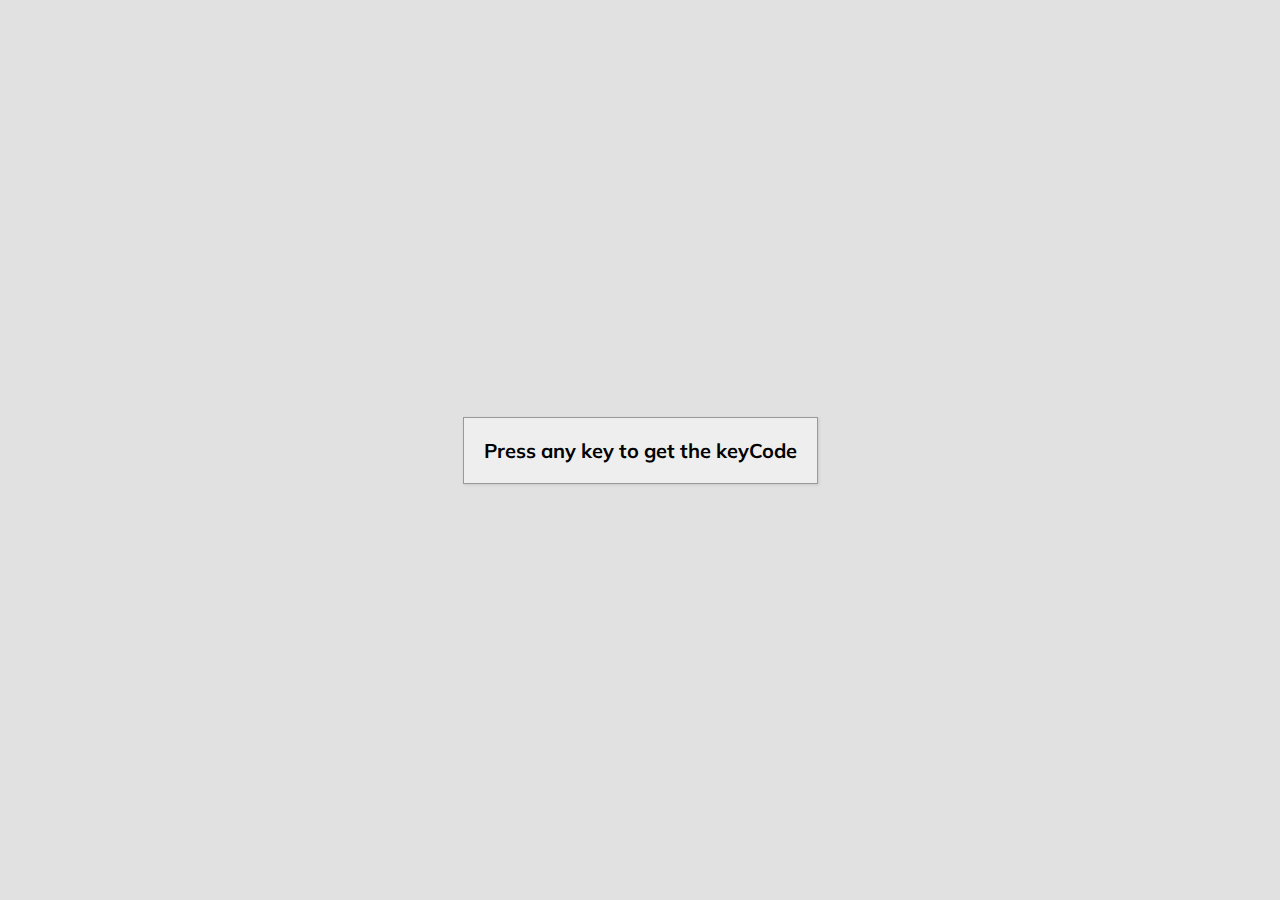
<file: project10/index.html>
<!DOCTYPE html>
<html lang="en">
  <head>
    <meta charset="UTF-8" />
    <meta name="viewport" content="width=device-width, initial-scale=1.0" />
    <link rel="stylesheet" href="style.css" />
    <title>Event KeyCodes</title>
  </head>
  <body>
    <div id="insert">
      <div class="key">
        Press any key to get the keyCode
      </div>
    </div>
    <script src="script.js"></script>
  </body>
</html>
</file>
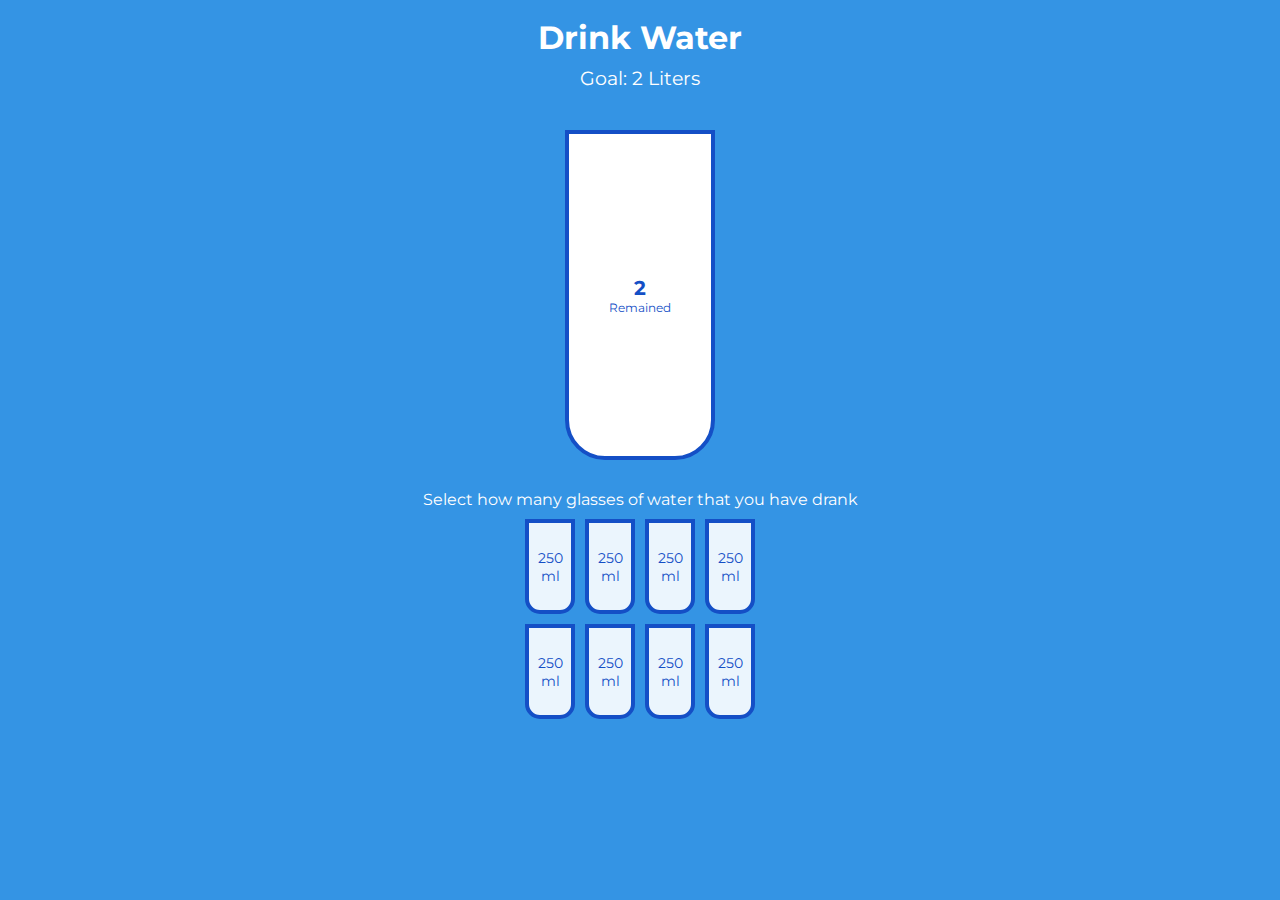
<file: project11/index.html>
<!DOCTYPE html>
<html lang="en">
<head>
    <meta charset="UTF-8">
    <meta http-equiv="X-UA-Compatible" content="IE=edge">
    <meta name="viewport" content="width=device-width, initial-scale=1.0">
    <link rel="stylesheet" href="style.css">
    <title>Drink Water </title>
</head>
<body>
    
    <h1>Drink Water</h1>
    <h3>Goal: 2 Liters</h3>

    <div class="cup">
         <div class="remained" id="remained">
            <span id="liters"></span>
            <small>Remained</small>
        </div>
        
        <div class="percentage" id="percentage"></div>    
    
    </div>

   <p class="text">Select how many glasses of water that you have drank</p>

   <div class="cups">
       <div class="cup cup-small">250 ml</div>
       <div class="cup cup-small">250 ml</div>
       <div class="cup cup-small">250 ml</div>
       <div class="cup cup-small">250 ml</div>
       <div class="cup cup-small">250 ml</div>
       <div class="cup cup-small">250 ml</div>
       <div class="cup cup-small">250 ml</div>
       <div class="cup cup-small">250 ml</div>
   </div>

    <script src="script.js"></script>
</body>
</html>
</file>
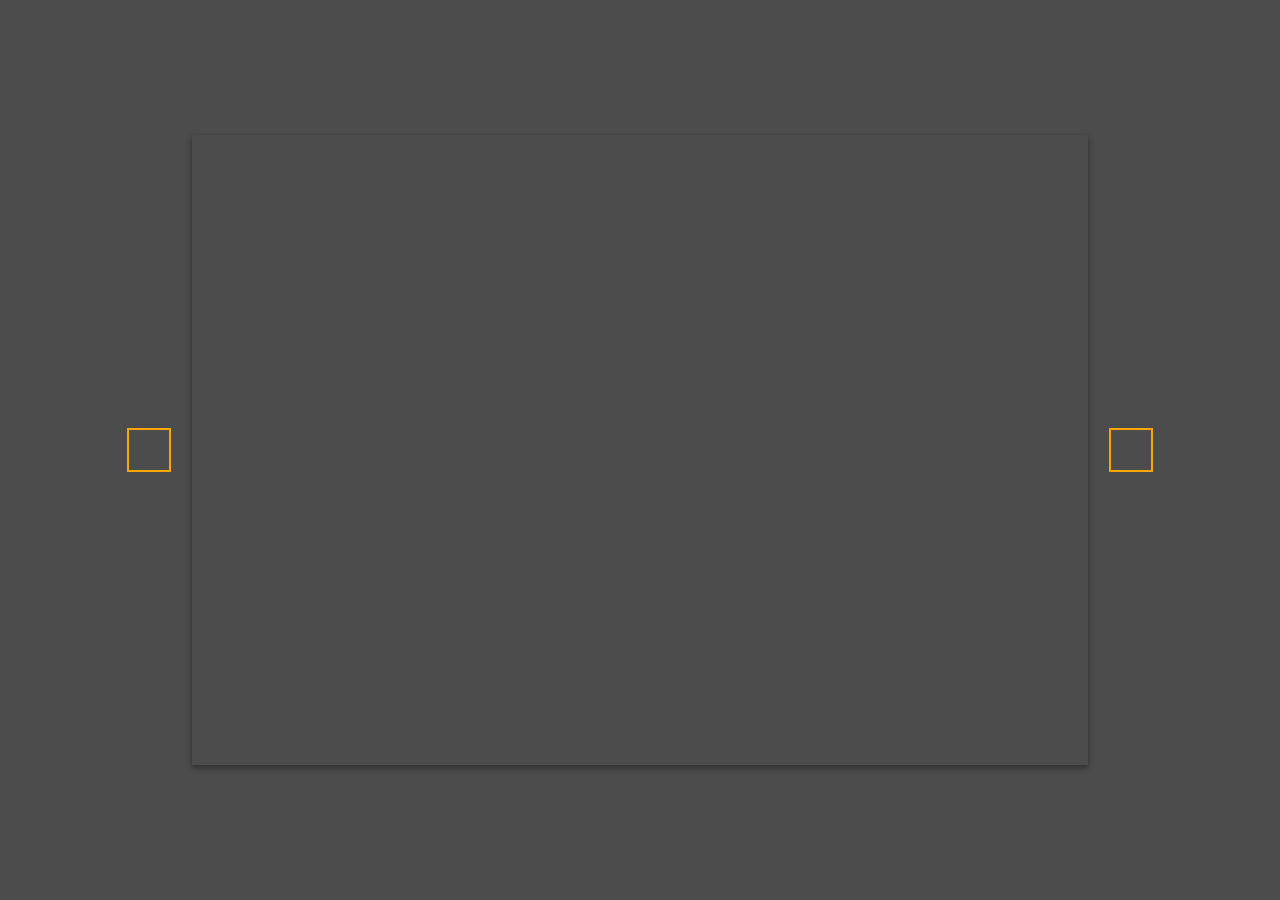
<file: project12/index.html>
<!DOCTYPE html>
<html lang="en">
  <head>
    <meta charset="UTF-8" />
    <meta name="viewport" content="width=device-width, initial-scale=1.0" />
    <link
      rel="stylesheet"
      href="https://cdnjs.cloudflare.com/ajax/libs/font-awesome/5.14.0/css/all.min.css"
      integrity="sha512-1PKOgIY59xJ8Co8+NE6FZ+LOAZKjy+KY8iq0G4B3CyeY6wYHN3yt9PW0XpSriVlkMXe40PTKnXrLnZ9+fkDaog=="
      crossorigin="anonymous"
    />
    <link rel="stylesheet" href="style.css" />
    <title>Background Slider</title>
  </head>
  <body>
    <div class="slider-container">
      <div
        class="slide active"
        style="
          background-image: url('https://images.unsplash.com/photo-1549880338-65ddcdfd017b?ixlib=rb-1.2.1&ixid=eyJhcHBfaWQiOjEyMDd9&auto=format&fit=crop&w=2100&q=80');
              "
      ></div>
      <div
        class="slide"
        style="
          background-image: url('https://images.unsplash.com/photo-1511593358241-7eea1f3c84e5?ixlib=rb-1.2.1&ixid=eyJhcHBfaWQiOjEyMDd9&auto=format&fit=crop&w=1934&q=80');
              "
      ></div>

      <div
        class="slide"
        style="
          background-image: url('https://images.unsplash.com/photo-1495467033336-2effd8753d51?ixlib=rb-1.2.1&ixid=eyJhcHBfaWQiOjEyMDd9&auto=format&fit=crop&w=2100&q=80');
              "
      ></div>

      <div
        class="slide"
        style="
          background-image: url('https://images.unsplash.com/photo-1522735338363-cc7313be0ae0?ixlib=rb-1.2.1&ixid=eyJhcHBfaWQiOjEyMDd9&auto=format&fit=crop&w=2689&q=80');
              "
      ></div>

      <div
        class="slide"
        style="
          background-image: url('https://images.unsplash.com/photo-1559087867-ce4c91325525?ixlib=rb-1.2.1&ixid=eyJhcHBfaWQiOjEyMDd9&auto=format&fit=crop&w=2100&q=80');
              "
      ></div>

      <button class="arrow left-arrow" id="left"><i class="fas fa-arrow-left"></i></button>

      <button class="arrow right-arrow" id="right"><i class="fas fa-arrow-right"></i></button>
    </div>
    
    <script src="script.js"></script>
  </body>
</html>
</file>
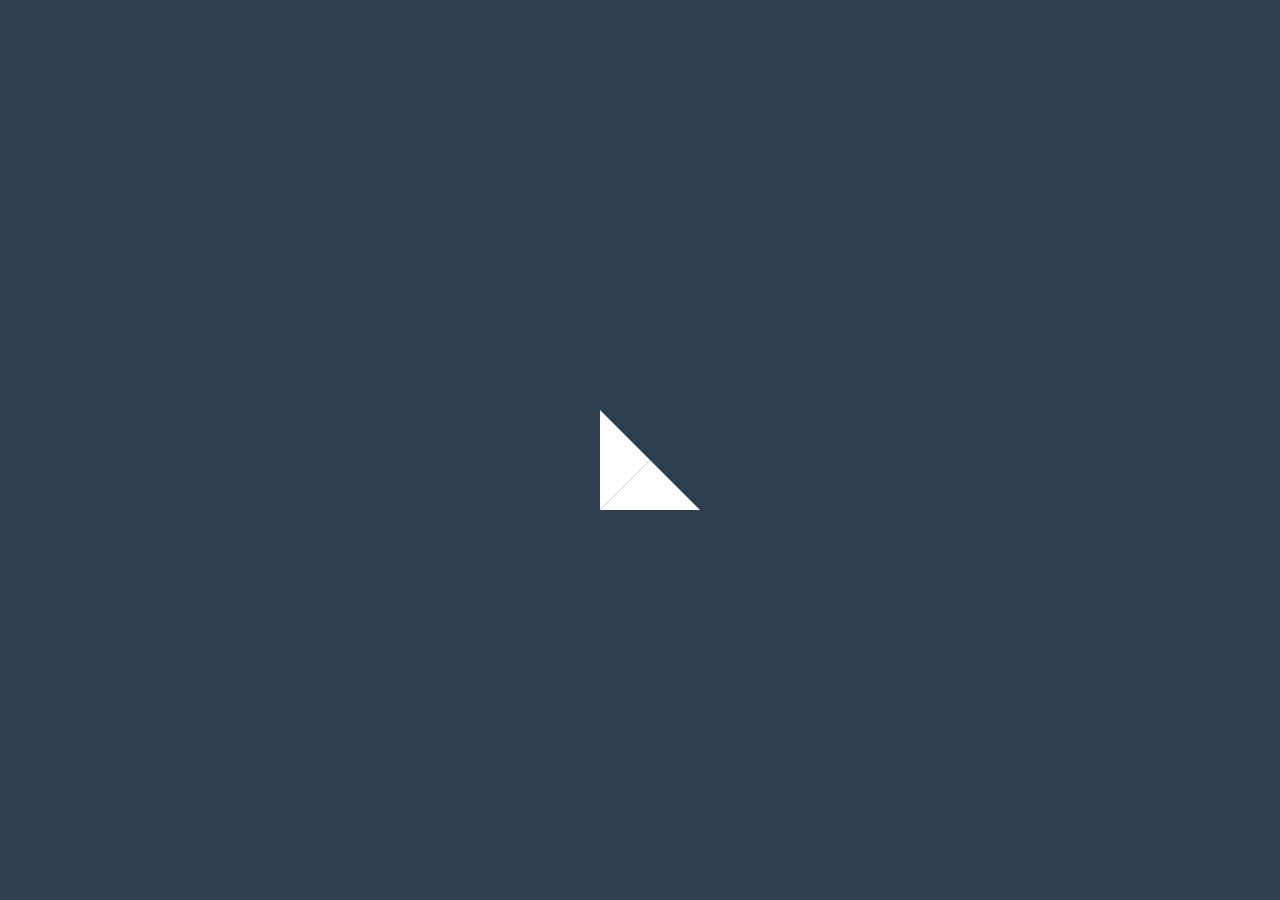
<file: project13/index.html>
<!DOCTYPE html>
<html lang="en">
<head>
    <meta charset="UTF-8">
    <meta http-equiv="X-UA-Compatible" content="IE=edge">
    <meta name="viewport" content="width=device-width, initial-scale=1.0">
    <link rel="stylesheet" href="style.css">
    <title>Kinetic Loader</title>
</head>
<body>
    <div class="kinetic"></div>
</body>
</html>
</file>
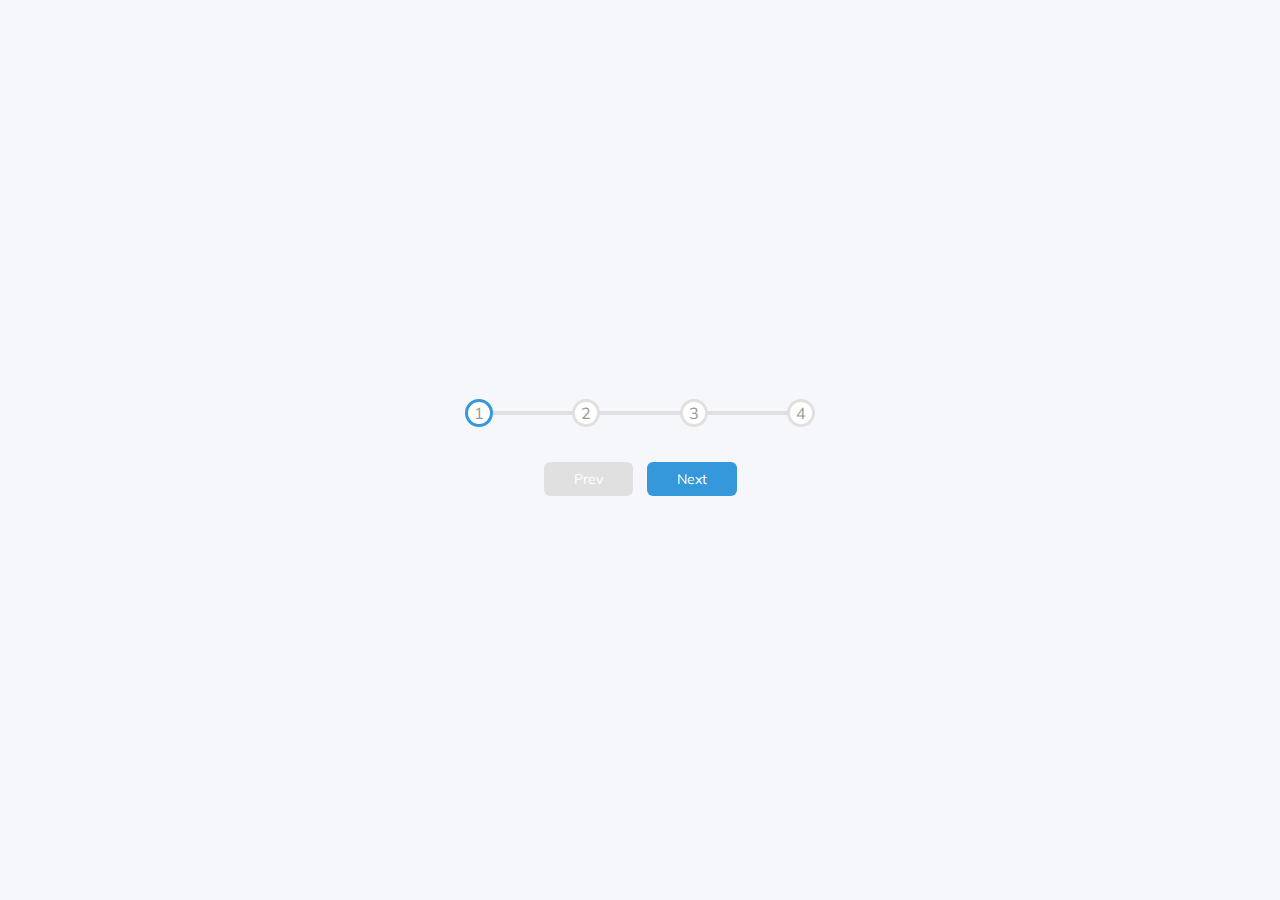
<file: project2/index.html>
<!DOCTYPE html>
<html lang="en">
<head>
    <meta charset="UTF-8">
    <meta http-equiv="X-UA-Compatible" content="IE=edge">
    <meta name="viewport" content="width=device-width, initial-scale=1.0">
    <link rel="stylesheet" href="style.css">
    <title>Progress Steps</title>
</head>
<body>
    <div class="container">
        <div class="progress-container">
            <div class="progress" id="progress"></div>
            <div class="circle active">1</div>
            <div class="circle">2</div>
            <div class="circle">3</div>
            <div class="circle">4</div>
        </div>

        <button class="btn" id="prev" disabled>Prev</button>
        <button class="btn" id="next">Next</button>

    </div>
    <script src="script.js"></script>
</body>
</html>
</file>
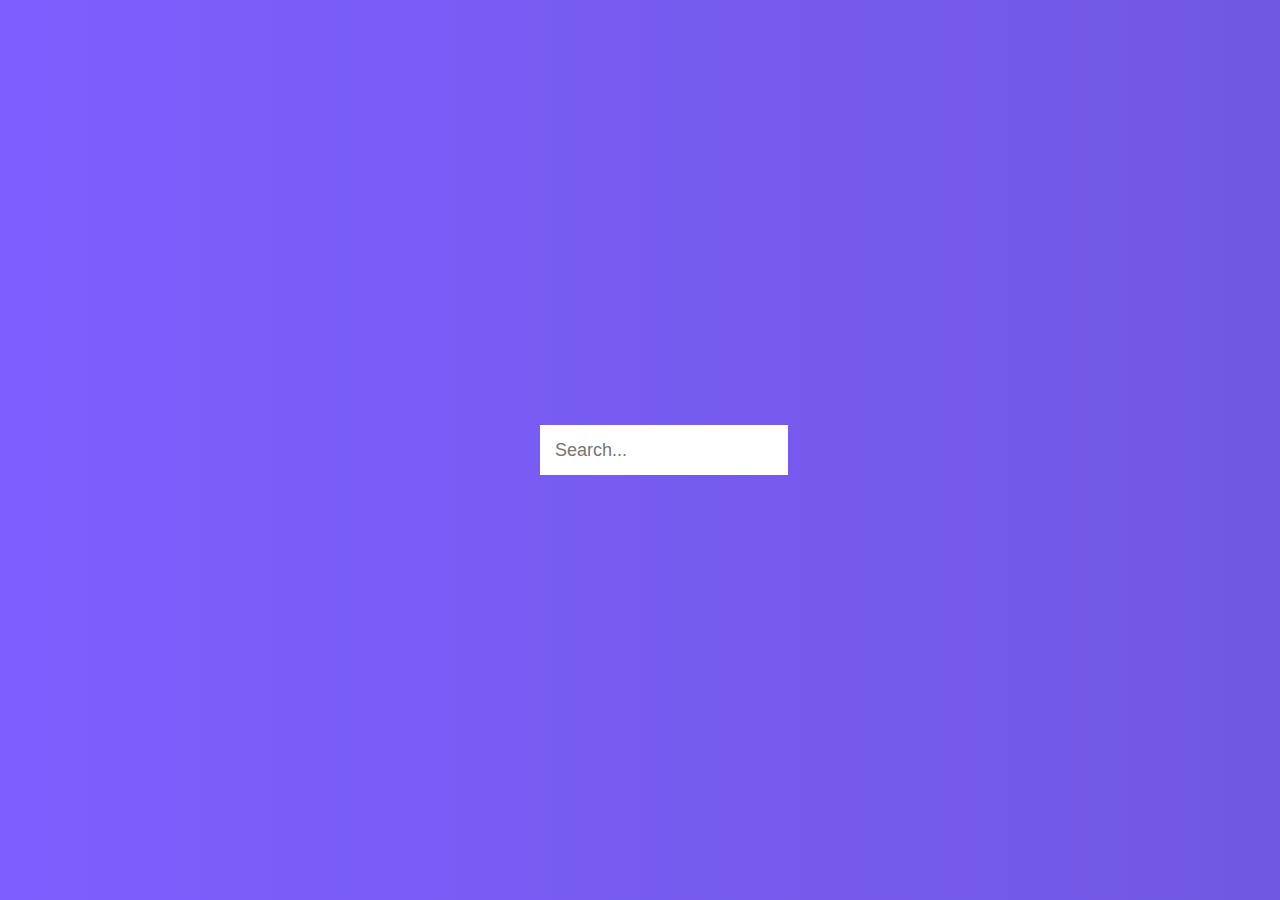
<file: project4/index.html>
<!DOCTYPE html>
<html lang="en">
<head>
    <meta charset="UTF-8">
    <meta http-equiv="X-UA-Compatible" content="IE=edge">
    <meta name="viewport" content="width=device-width, initial-scale=1.0">
    <link rel="stylesheet" href="https://cdnjs.cloudflare.com/ajax/libs/font-awesome/5.14.0/css/all.min.css" integrity="sha512-1PKOgIY59xJ8Co8+NE6FZ+LOAZKjy+KY8iq0G4B3CyeY6wYHN3yt9PW0XpSriVlkMXe40PTKnXrLnZ9+fkDaog==" crossorigin="anonymous" />
    <link rel="stylesheet" href="style.css" />
  
    <title>Project4 / Hidden Search</title>
</head>
<body>

    <div class="search active">
        <input type="text" class="input" placeholder="Search...">
        <button class="btn">
        <i class="fas fa-search"></i>
        </button>
    </div>
    <script src="script.js"></script>
</body>
</html>
</file>
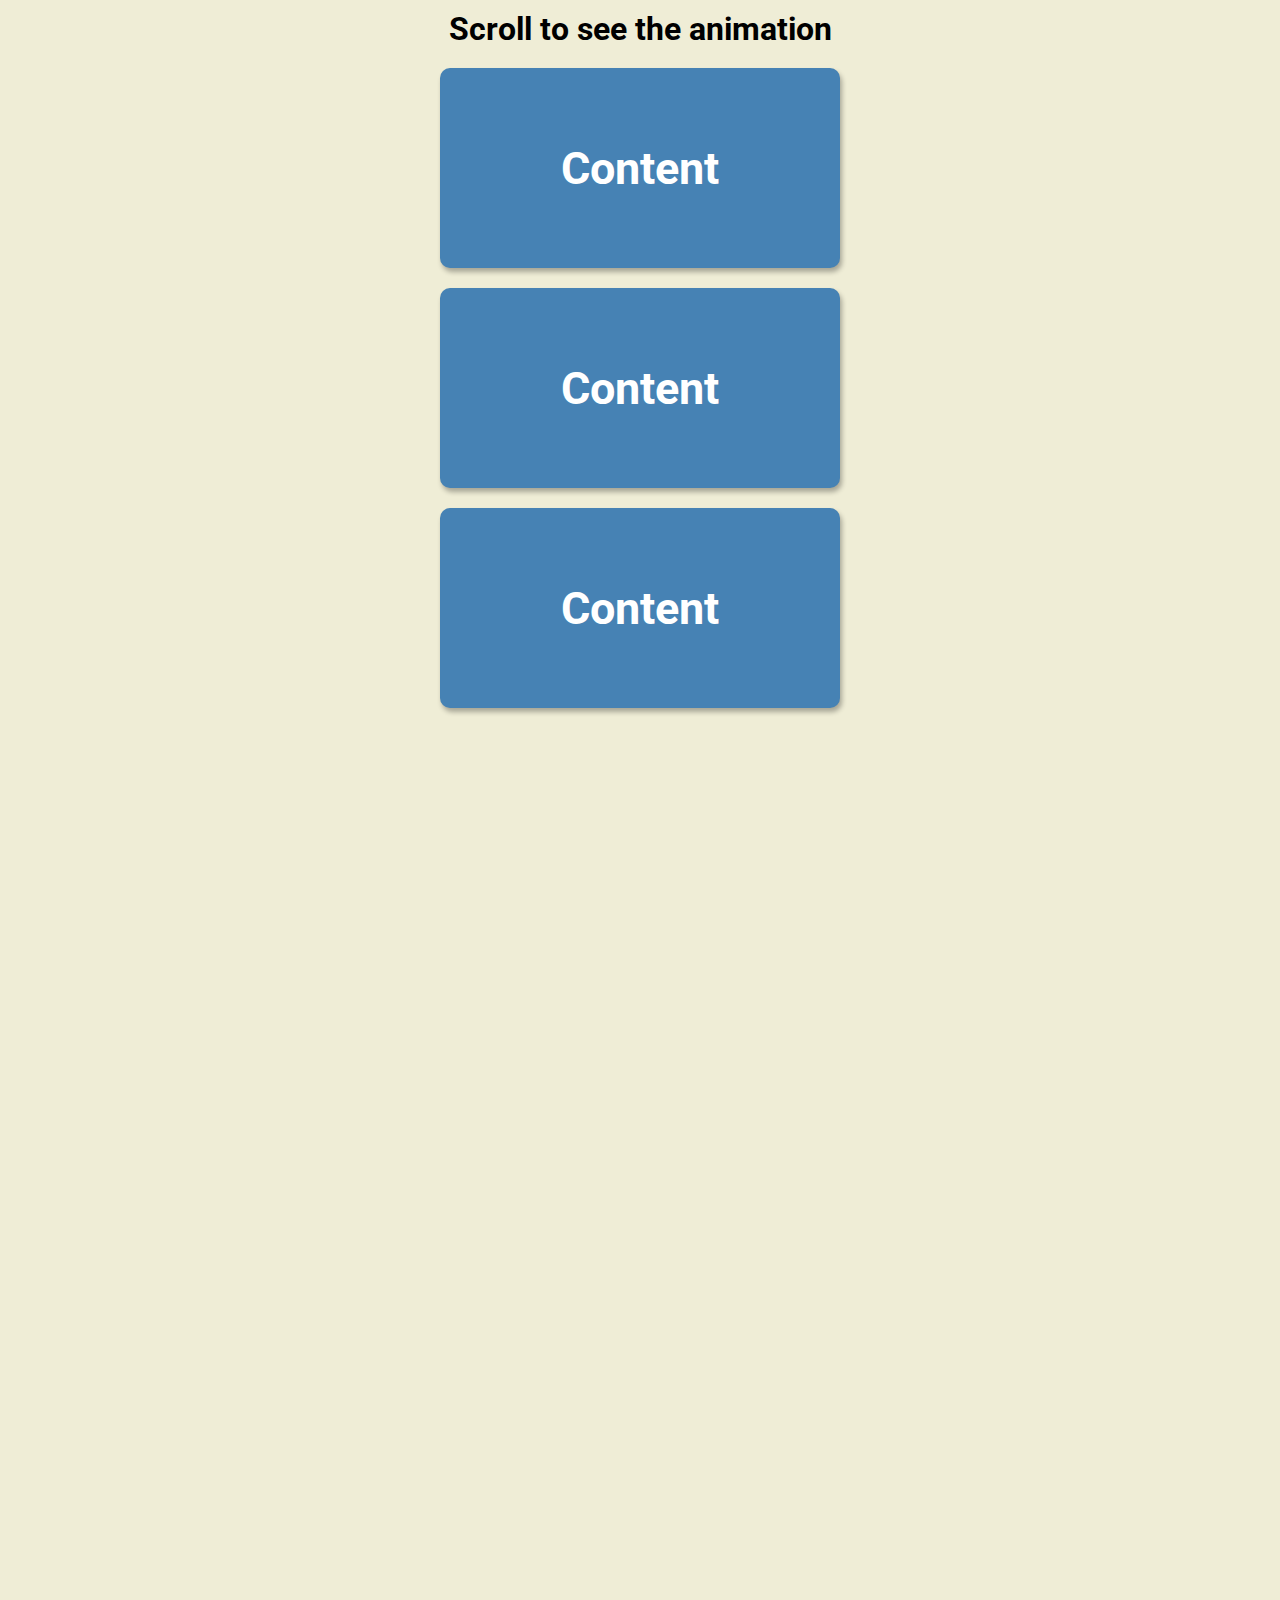
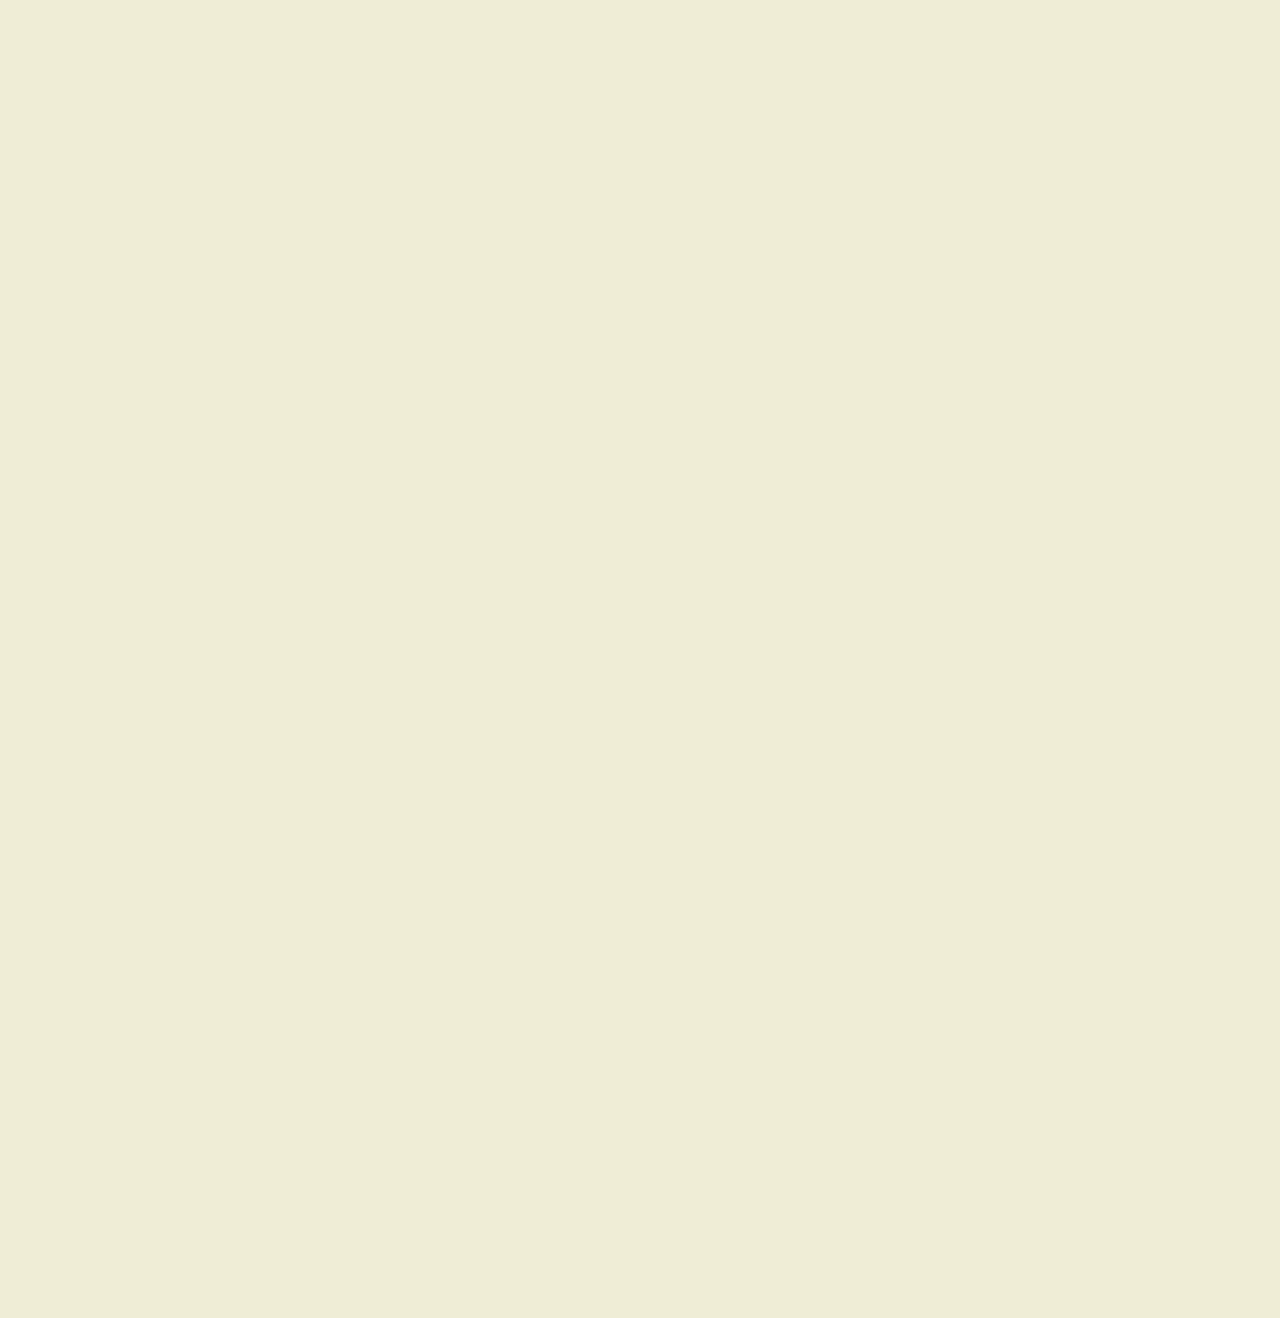
<file: project6/index.html>
<!DOCTYPE html>
<html lang="en">
  <head>
    <meta charset="UTF-8" />
    <meta name="viewport" content="width=device-width, initial-scale=1.0" />
    <link rel="stylesheet" href="style.css" />
    <title>Scroll Animationn</title>
  </head>
  <body>
    <h1>Scroll to see the animation</h1>
    <div class="box"><h2>Content</h2></div>
    <div class="box"><h2>Content</h2></div>
    <div class="box"><h2>Content</h2></div>
    <div class="box"><h2>Content</h2></div>
    <div class="box"><h2>Content</h2></div>
    <div class="box"><h2>Content</h2></div>
    <div class="box"><h2>Content</h2></div>
    <div class="box"><h2>Content</h2></div>
    <div class="box"><h2>Content</h2></div>
    <div class="box"><h2>Content</h2></div>
    <div class="box"><h2>Content</h2></div>
    <div class="box"><h2>Content</h2></div>
    <div class="box"><h2>Content</h2></div>

    <script src="script.js"></script>
  </body>
</html>
</file>
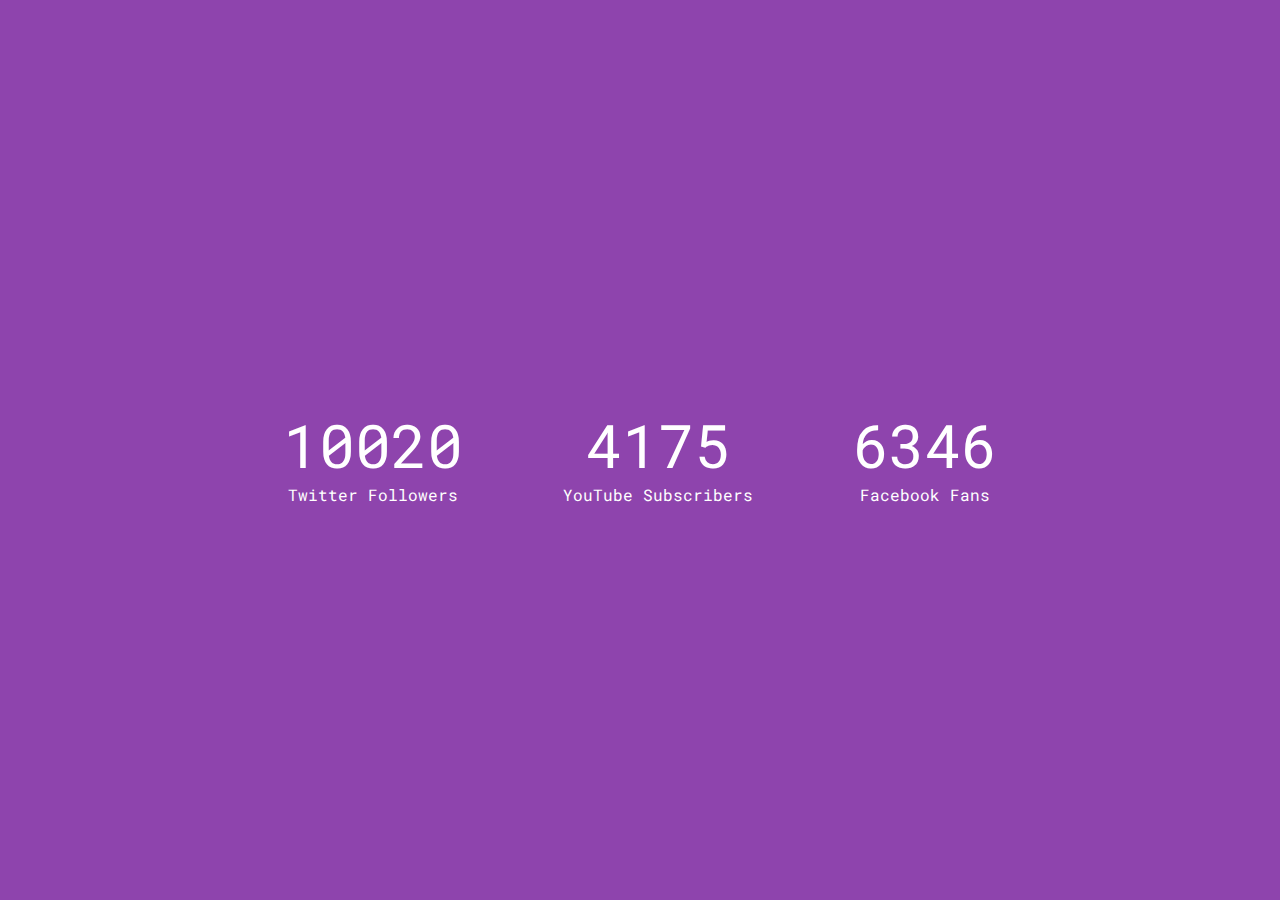
<file: project7/index.html>
<!DOCTYPE html>
<html lang="en">
  <head>
    <meta charset="UTF-8" />
    <meta name="viewport" content="width=device-width, initial-scale=1.0" />
    <link rel="stylesheet" href="https://cdnjs.cloudflare.com/ajax/libs/font-awesome/5.14.0/css/all.min.css" integrity="sha512-1PKOgIY59xJ8Co8+NE6FZ+LOAZKjy+KY8iq0G4B3CyeY6wYHN3yt9PW0XpSriVlkMXe40PTKnXrLnZ9+fkDaog==" crossorigin="anonymous" />
    <link rel="stylesheet" href="style.css" />
    <title>Increment Counter</title>
  </head>
  <body>
    <div class="counter-container">
      <i class="fab fa-twitter fa-3x"></i>
      <div class="counter" data-target="12000"></div>
      <span>Twitter Followers</span>
    </div>

    <div class="counter-container">
      <i class="fab fa-youtube fa-3x"></i>
      <div class="counter" data-target="5000"></div>
      <span>YouTube Subscribers</span>
    </div>

    <div class="counter-container">
      <i class="fab fa-facebook fa-3x"></i>
      <div class="counter" data-target="7500"></div>
      <span>Facebook Fans</span>
    </div>
    <script src="script.js"></script>
  </body>
</html>
</file>
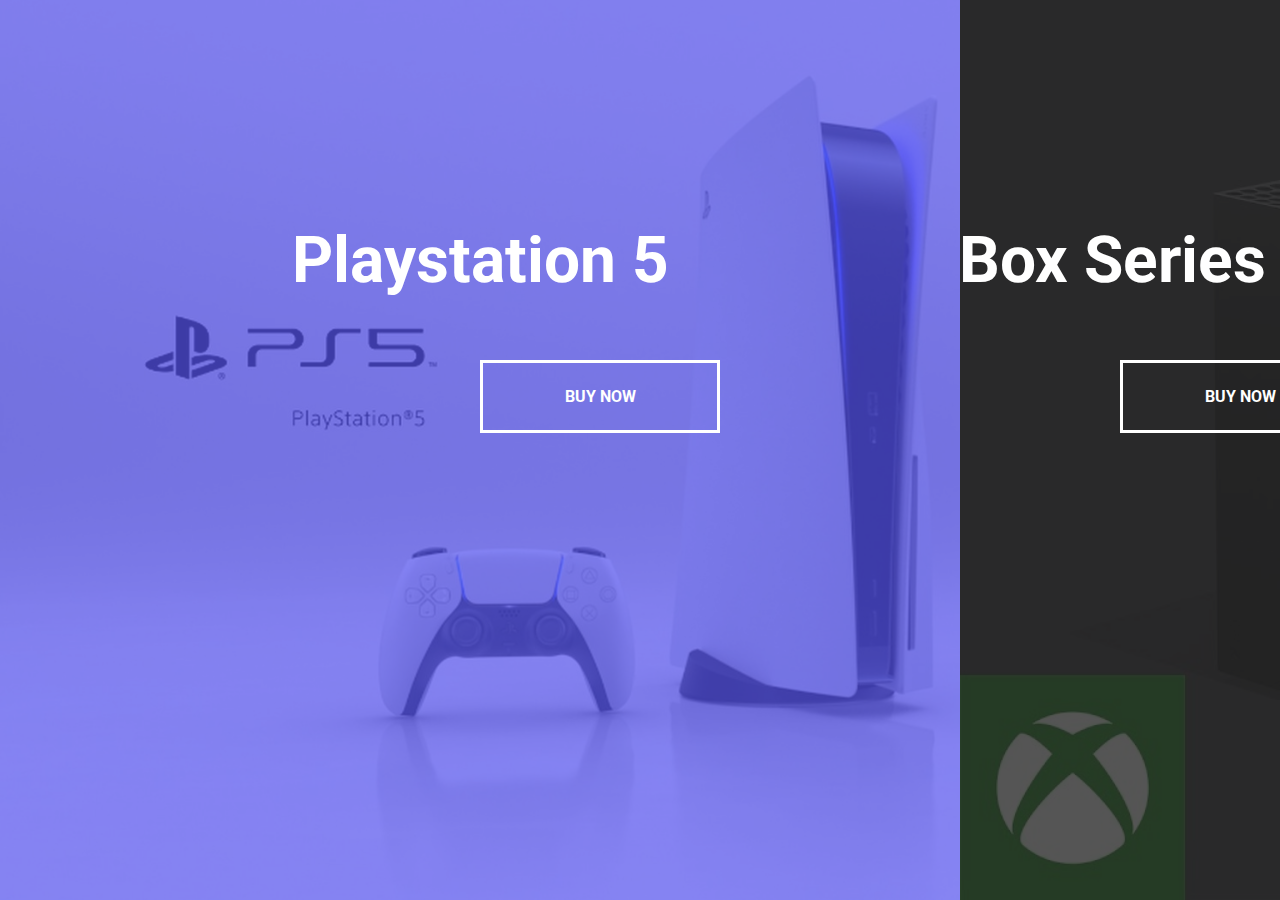
<file: project8/index.html>
<!DOCTYPE html>
<html lang="en">
<head>
    <meta charset="UTF-8">
    <meta http-equiv="X-UA-Compatible" content="IE=edge">
    <meta name="viewport" content="width=device-width, initial-scale=1.0">
    <link rel="stylesheet" href="style.css" />
    <title>Split Landing Page</title>
</head>
<body>
    <div class="container">
        <div class="split left">
            <h1>Playstation 5</h1>
            <a href="" class="btn">Buy Now</a>
        </div>
        <div class="split right">
            <h1>XBox Series X</h1>
            <a href="" class="btn">Buy Now</a>
        </div>
    </div>
    <script src="script.js"></script>
</body>
</html>
</file>
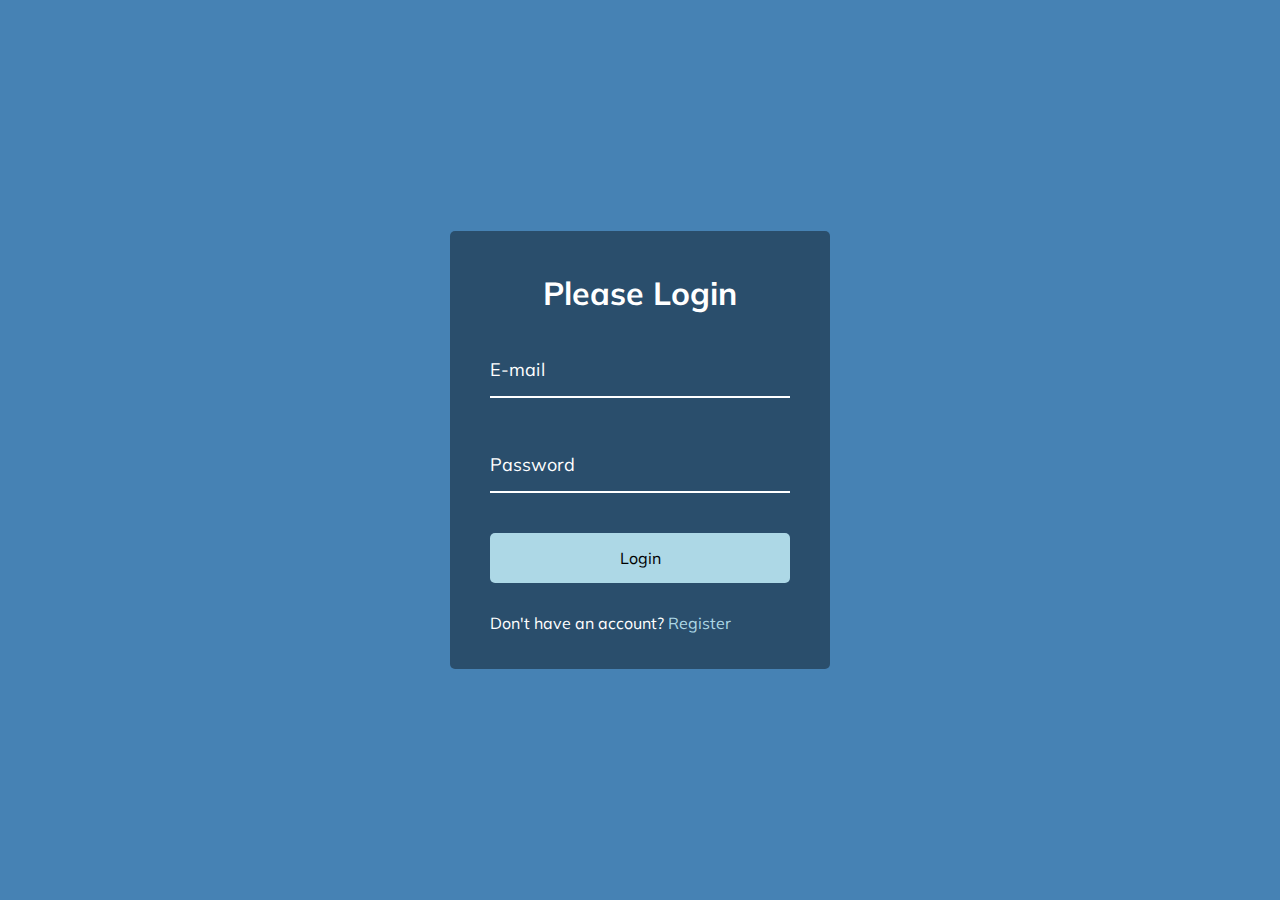
<file: project9/index.html>
<!DOCTYPE html>
<html lang="en">
<head>
    <meta charset="UTF-8">
    <meta http-equiv="X-UA-Compatible" content="IE=edge">
    <meta name="viewport" content="width=device-width, initial-scale=1.0">
    <link rel="stylesheet" href="style.css">
    <title>Styling The Form</title>
</head>
<body>
    <div class="container">
        <h1>Please Login</h1>
        <form>
            <div class="form-control">
                <input type="text" required>
                <label>E-mail</label>
            </div>

            <div class="form-control">
                <input type="password" required>
                <label>Password</label>
            </div>

            <button class="btn">Login</button>

            <p class="text">Don't have an account? <a href="#">Register</a></p>
        </form>
    </div>
    <script src="script.js"></script>
</body>
</html>
</file>
<file: project10/style.css>
@import url('https://fonts.googleapis.com/css?family=Muli&display=swap');

* {
  box-sizing: border-box;
}

body {
  background-color: #e1e1e1;
  font-family: 'Muli', sans-serif;
  display: flex;
  align-items: center;
  justify-content: center;
  text-align: center;
  height: 100vh;
  overflow: hidden;
  margin: 0;
}

.key {
  border: 1px solid #999;
  background-color: #eee;
  box-shadow: 1px 1px 3px rgba(0, 0, 0, 0.1);
  display: inline-flex;
  align-items: center;
  font-size: 20px;
  font-weight: bold;
  padding: 20px;
  flex-direction: column;
  margin: 10px;
  min-width: 150px;
  position: relative;
}

.key small {
  position: absolute;
  top: -24px;
  left: 0;
  text-align: center;
  width: 100%;
  color: #555;
  font-size: 14px;
}

@media(max-width:768px){
 .key{
   margin: 10px 0px;
  }
}
</file>
<file: project11/style.css>
@import url('https://fonts.googleapis.com/css?family=Montserrat:400,600&display=swap');

:root{
    --border-color:#144fc6;
    --fill-color:#6ab3f8;
}

* {
    box-sizing:border-box;
}

body{
    background-color:#3494e4;
    color: #fff;
    font-family:'Montserrat', sans-serif;
    display:flex;
    flex-direction:column;
    align-items:center;
    justify-content:center;
    margin-bottom:40px;
}

h1{
    margin:10px 0 0;
}

h3{
    font-weight:400;
    margin:10px 0;
}

.cup{
    background-color:#fff;
    border:4px solid var(--border-color);
    color:var(--border-color);
    border-radius:0 0 40px 40px;
    height:330px;
    width:150px;
    margin:30px 0;
    display:flex;
    flex-direction:column;
    overflow:hidden;
}

.cup.cup-small{
    height:95px;
    width:50px;
    border-radius:0 0 15px 15px;
    background-color:rgba(255,255,255, 0.9);
    cursor:pointer;
    font-size:14px;
    align-items:center;
    justify-content:center;
    text-align:center;
    margin:5px;
    transition:0.3s ease;
}

.cup.cup-small.full{
    background-color: var(--fill-color);
    color:#fff;
}

.cups{
    display:flex;
    flex-wrap:wrap;
    align-items:center;
    justify-content:center;
    width:280px;
}


.remained{
    display:flex;
    flex-direction:column;
    align-items:center;
    justify-content:center;
    text-align:center;
    flex:1;
    transition: 0.3s ease;
}

.remained span{
    font-size:20px;
    font-weight:bold;
}

.remained small{
    font-size:12px;
}


.percentage{
    background-color:var(--fill-color);
    display:flex;
    align-items:center;
    justify-content:center;
    font-weight:bold;
    font-size:30px;
    height:0;
    transition:0.3s ease;
}

.text{
    text-align:center;
    margin:0 0 5px;
}
</file>
<file: project12/style.css>
@import url('https://fonts.googleapis.com/css2?family=Roboto:wght@400;700&display=swap');


* {
    box-sizing: border-box;
  }


  body{
      font-family:'Roboto', sans-serif;
      display:flex;
      flex-direction:column;
      align-items:center;
      justify-content:center;
      height:100vh;
      overflow:hidden;
      margin:0;
      background-position:center center;
      background-size:cover;
      background-image:url('https://images.unsplash.com/photo-1549880338-65ddcdfd017b?ixlib=rb-1.2.1&ixid=eyJhcHBfaWQiOjEyMDd9&auto=format&fit=crop&w=2100&q=80');
      transition:0.4s;
  }

  body::before{
      content:'';
      position:absolute;
      top:0;
      left:0;
      width:100%;
      height:100vh;
      background-color:rgba(0,0,0,0.7);
      z-index:-1;
  }

  .slider-container{
      box-shadow:0 3px 6px rgba(0,0,0,0.16),
                 0 3px 6px rgba(0,0,0,0.23);
      height:70vh;
      width:70vw;
      position:relative;
      overflow:hidden;
  }

  .slide{
      opacity:0;
      height:100vh;
      width:100vw;
      background-position:center center;
      background-size:cover;
      position:absolute;
      top :-15vh;
      left:-15vw;
      transition:0.4s ease;
      z-index:1;
  }

  .slide.active{
      opacity:1;
  }

  .arrow{
      position:fixed;
      background-color:transparent;
      color:#fff;
      padding:20px;
      font-size:30px;
      border:2px solid orange;
      top:50%;
      transform:translateY(-50%);
      cursor:pointer;
  }

  .arrow:focus{
      outline:0;
  }

  .left-arrow{
      left:calc(15vw - 65px);
  }

  .right-arrow{
      right:calc(15vw - 65px);
  }
</file>
<file: project13/style.css>
* {
    box-sizing: border-box;
  }
  
  body {
    background-color: #2c3e50;
    display: flex;
    align-items: center;
    justify-content: center;
    height: 100vh;
    overflow: hidden;
    margin: 0;
  }
  
  .kinetic {
    position: relative;
    height: 80px;
    width: 80px;
  }
  
  .kinetic::after,
  .kinetic::before {
    content: '';
    position: absolute;
    top: 0;
    left: 0;
    width: 0;
    height: 0;
    border: 50px solid transparent;
    border-bottom-color: #fff;
    animation: rotateA 2s linear infinite 0.5s;
  }
  
  .kinetic::before {
    transform: rotate(90deg);
    animation: rotateB 2s linear infinite;
  }
  
  @keyframes rotateA {
    0%,
    25% {
      transform: rotate(0deg);
    }
  
    50%,
    75% {
      transform: rotate(180deg);
    }
  
    100% {
      transform: rotate(360deg);
    }
  }
  
  @keyframes rotateB {
    0%,
    25% {
      transform: rotate(90deg);
    }
  
    50%,
    75% {
      transform: rotate(270deg);
    }
  
    100% {
      transform: rotate(450deg);
    }
  }
</file>
<file: project2/style.css>
@import url('https://fonts.googleapis.com/css?family=Muli&display=swap');

:root {
  --line-border-fill: #3498db;
  --line-border-empty: #e0e0e0;
}

* {
  box-sizing: border-box;
}

body {
  background-color: #f6f7fb;
  font-family: 'Muli', sans-serif;
  display: flex;
  align-items: center;
  justify-content: center;
  height: 100vh;
  overflow: hidden;
  margin: 0;
}

.container {
  text-align: center;
}

.progress-container {
  display: flex;
  justify-content: space-between;
  position: relative;
  margin-bottom: 30px;
  max-width: 100%;
  width: 350px;
}

.progress-container::before {
  content: '';
  background-color: var(--line-border-empty);
  position: absolute;
  top: 50%;
  left: 0;
  transform: translateY(-50%);
  height: 4px;
  width: 100%;
  z-index: -1;
}

.progress {
  background-color: var(--line-border-fill);
  position: absolute;
  top: 50%;
  left: 0;
  transform: translateY(-50%);
  height: 4px;
  width: 0%;
  z-index: -1;
  transition: 0.4s ease;
}

.circle {
  background-color: #fff;
  color: #999;
  border-radius: 50%;
  height: 28px;
  width: 28px;
  display: flex;
  align-items: center;
  justify-content: center;
  border: 3px solid var(--line-border-empty);
  transition: 0.4s ease;
}

.circle.active {
  border-color: var(--line-border-fill);
}

.btn {
  background-color: var(--line-border-fill);
  color: #fff;
  border: 0;
  border-radius: 6px;
  cursor: pointer;
  font-family: inherit;
  padding: 8px 30px;
  margin: 5px;
  font-size: 14px;
}

.btn:active {
  transform: scale(0.98);
}

.btn:focus {
  outline: 0;
}

.btn:disabled {
  background-color: var(--line-border-empty);
  cursor: not-allowed;
}
</file>
<file: project4/style.css>
@import url('https://fonts.googleapis.com/css2?family=Roboto:wght@400;700&display=swap');

* {
  box-sizing: border-box;
}


body{
    background-image:linear-gradient(90deg, #7d5fff, #7158e2);
    font-family:'Roboto', sans-serif;
    display:flex;
    align-items:center;
    justify-content: center;
    height:100vh;
    overflow:hidden;
    margin:0;
}

.search{
    position:relative;
    height:50px;
}

.search .input{
    background-color: #fff;
    border:0;
    font-size:18px;
    padding:15px;
    height:50px;
    width:50px;
    transition:width 0.3s ease;
}

.btn{
    background-color: #fff;
    border:0;
    cursor:pointer;
    font-size: 24px;
    position:absolute;
    top:0;
    left:0;
    height:50px;
    width:50px;
    transition: transform 0.3s ease;
}


.btn:focus,
.input:focus{
    outline:none;
}

.search.active .input{
    width:200px;
}

.search.active .btn{
    transform:translateX(198px);
}
</file>
<file: project6/style.css>
@import url('https://fonts.googleapis.com/css2?family=Roboto:wght@400;700&display=swap');

* {
  box-sizing: border-box;
}

body {
  background-color: #efedd6;
  font-family: 'Roboto', sans-serif;
  display: flex;
  flex-direction: column;
  align-items: center;
  justify-content: center;
  margin: 0;
  overflow-x: hidden;
}

h1 {
  margin: 10px;
}

.box {
  background-color: steelblue;
  color: #fff;
  display: flex;
  align-items: center;
  justify-content: center;
  width: 400px;
  height: 200px;
  margin: 10px;
  border-radius: 10px;
  box-shadow: 2px 4px 5px rgba(0, 0, 0, 0.3);
  transform: translateX(400%);
  transition: transform 0.4s ease;
}

.box:nth-of-type(even) {
  transform: translateX(-400%);
}

.box.show {
  transform: translateX(0);
}

.box h2 {
  font-size: 45px;
}
</file>
<file: project7/style.css>
@import url('https://fonts.googleapis.com/css?family=Roboto+Mono&display=swap');

* {
  box-sizing: border-box;
}

body {
  background-color: #8e44ad;
  color: #fff;
  font-family: 'Roboto Mono', sans-serif;
  display: flex;
  align-items: center;
  justify-content: center;
  height: 100vh;
  overflow: hidden;
  margin: 0;
}

.counter-container {
  display: flex;
  flex-direction: column;
  justify-content: center;
  text-align: center;
  margin: 30px 50px;
}

.counter {
  font-size: 60px;
  margin-top: 10px;
}

@media (max-width: 580px) {
  body {
    flex-direction: column;
  }
}
</file>
<file: project8/style.css>
@import url('https://fonts.googleapis.com/css2?family=Roboto:wght@400;700&display=swap');

:root{
    --left-bg-color:rgba(87, 84, 236, 0.7);
    --right-bg-color:rgba(43, 43, 43, 0.8);
    --left-btn-hover-color:rgba(87, 84, 236, 1);
    --right-btn-hover-color:rgb(67, 77, 67,1);
    --hover-width:75%;
    --other-width:25%;
    --speed:1000ms;
}


* {
    box-sizing: border-box;
  }
  

  body{
      font-family: 'Roboto', sans-serif;
      height: 100vh;
      overflow:hidden;
      margin:0;
  }

  h1{
      font-size:4rem;
      color:#fff;
      position:absolute;
      left:50%;
      top:20%;
      transform:translateX(-50%);
      white-space:nowrap;
  }

  .btn{
      position:absolute;
      display:flex;
      align-items:center;
      justify-content:center;
      left:50%;
      top:40%;
      transform:translateX(-50);
      text-decoration:none;
      color:#fff;
      border:#fff solid 0.2rem;
      font-size:1rem;
      font-weight:bold;
      text-transform:uppercase;
      width:15rem;
      padding:1.5rem;
  }


  .split.left .btn:hover{
    background-color:var(--left-btn-hover-color);
    border-color:var(--left-btn-hover-color);

  }
  .split.right .btn:hover{
    background-color:var(--right-btn-hover-color);
    border-color:var(--right-btn-hover-color);

  }

  .container{
      position:relative;
      width:100%;
      height:100%;
      background: #333;
  }

  .split{
      position:absolute;
      width:50%;
      height:100%;
      overflow:hidden;
  }


  .split.left {
      left:0;
      background: url('ps.jpg');
      background-repeat:no-repeat;
      background-size:cover;
  }

  .split.left::before{
      content:'';
      position:absolute;
      width:100%;
      height:100%;
      background-color:var(--left-bg-color);
  }


  .split.right{
      right:0;
      background: url('xbox.jpg');
      background-repeat:no-repeat;
      background-size:cover;
  }

 .split.right::before{
      content:'';
      position:absolute;
      width:100%;
      height:100%;
      background-color:var(--right-bg-color);
  }


  .split.right,
  .split.left, 
  .split.right::before, 
  .split.left::before {
    transition:all var(--speed) ease-in-out;
  }


    .hover-left .left {
     width:var(--hover-width);
  }

    .hover-left .right {
     width:var(--other-width);
}

    .hover-right .right {
     width:var(--hover-width);
}

    .hover-right .left {
     width:var(--other-width);
}

@media(max-width:800px){
    h1{
        font-size:2rem;
        top:30%;
    }

    .btn{
        padding:1.2rem;
        width:12rem;
    }
}
</file>
<file: project9/style.css>
@import url('https://fonts.googleapis.com/css?family=Muli&display=swap');

* {
  box-sizing: border-box;
}

body {
  background-color: steelblue;
  color: #fff;
  font-family: 'Muli', sans-serif;
  display: flex;
  flex-direction: column;
  align-items: center;
  justify-content: center;
  height: 100vh;
  overflow: hidden;
  margin: 0;
}

.container {
  background-color: rgba(0, 0, 0, 0.4);
  padding: 20px 40px;
  border-radius: 5px;
}

.container h1 {
  text-align: center;
  margin-bottom: 30px;
}

.container a {
  text-decoration: none;
  color: lightblue;
}

.btn {
  cursor: pointer;
  display: inline-block;
  width: 100%;
  background: lightblue;
  padding: 15px;
  font-family: inherit;
  font-size: 16px;
  border: 0;
  border-radius: 5px;
}

.btn:focus {
  outline: 0;
}

.btn:active {
  transform: scale(0.98);
}

.text {
  margin-top: 30px;
}

.form-control {
  position: relative;
  margin: 20px 0 40px;
  width: 300px;
}

.form-control input {
  background-color: transparent;
  border: 0;
  border-bottom: 2px #fff solid;
  display: block;
  width: 100%;
  padding: 15px 0;
  font-size: 20px;
  color: #fff;
}

.form-control input:focus,
.form-control input:valid {
  outline: 0;
  border-bottom-color: lightblue;
}

.form-control label {
  position: absolute;
  top: 15px;
  left: 0;
  pointer-events: none;
}

.form-control label span {
  display: inline-block;
  font-size: 18px;
  min-width: 5px;
  transition: 0.3s cubic-bezier(0.68, -0.55, 0.265, 1.55);
}

.form-control input:focus + label span,
.form-control input:valid + label span {
  color: lightblue;
  transform: translateY(-30px);
}
</file>
